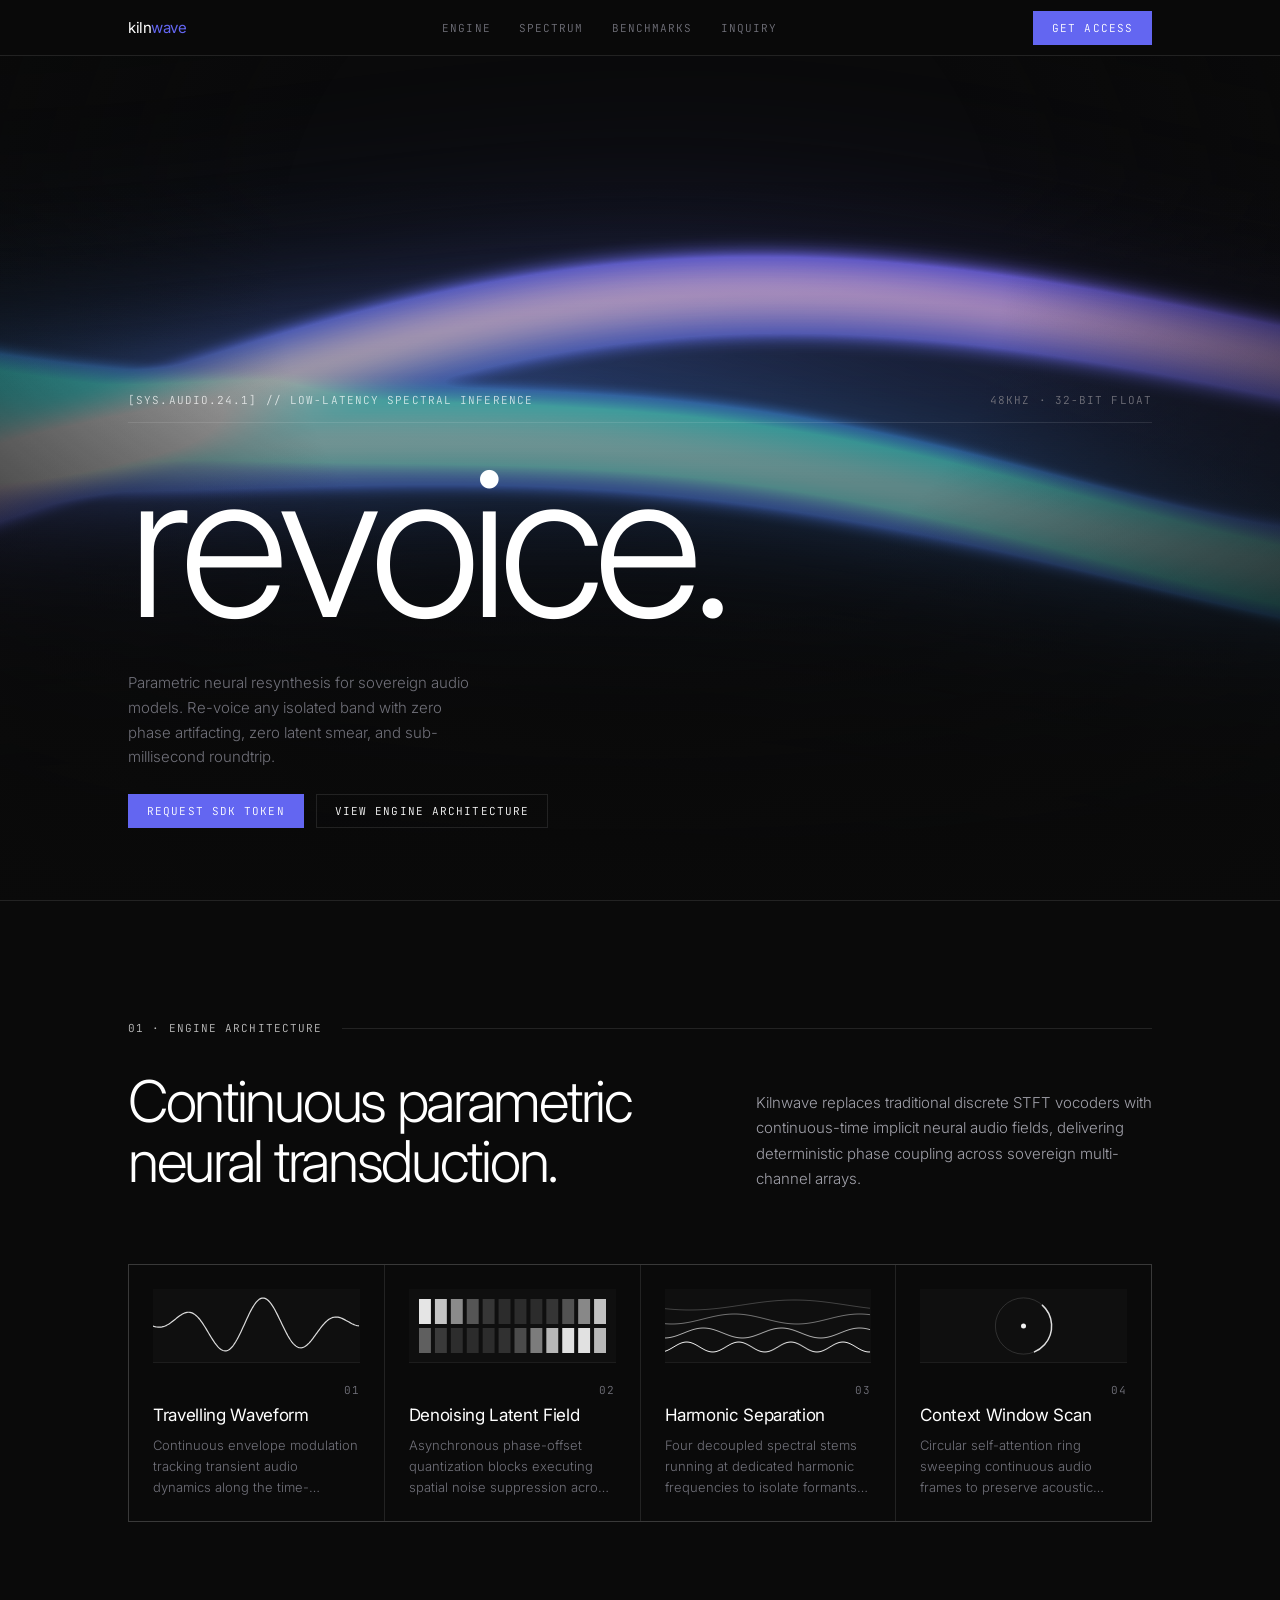
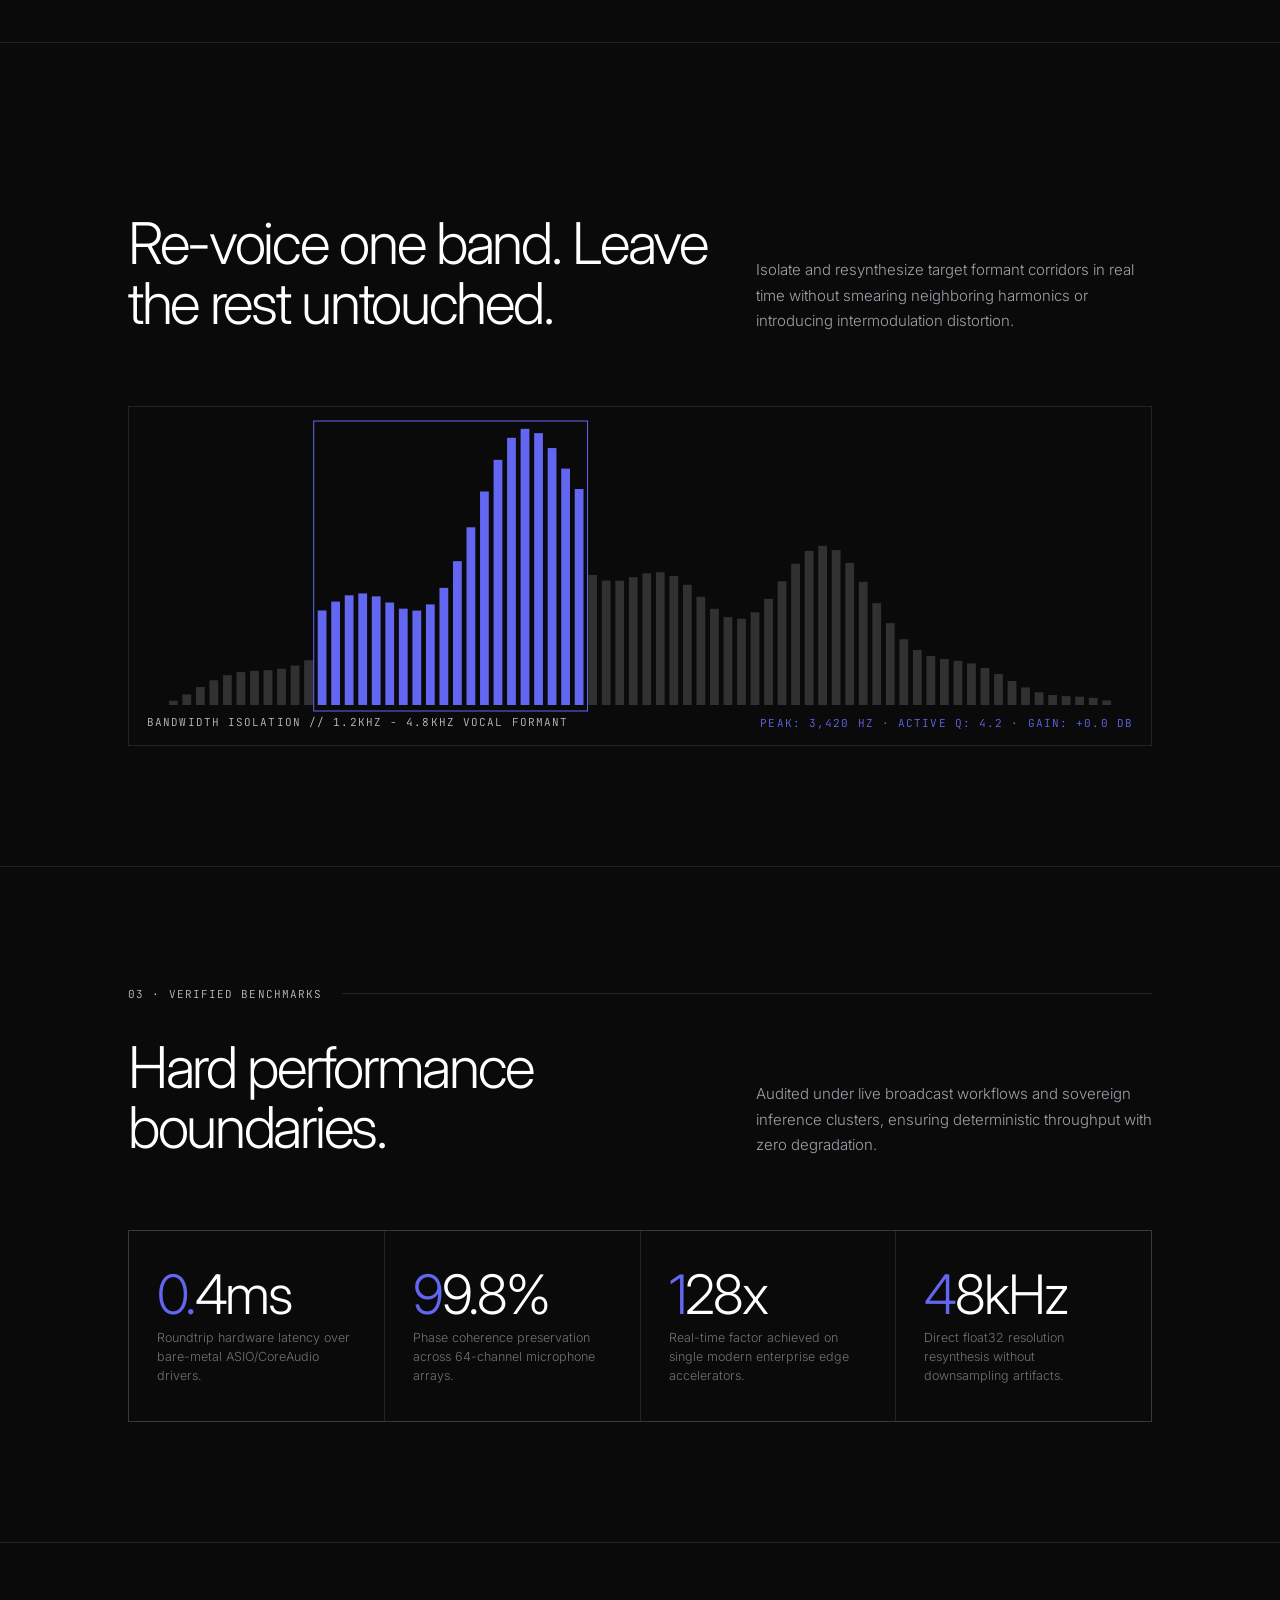
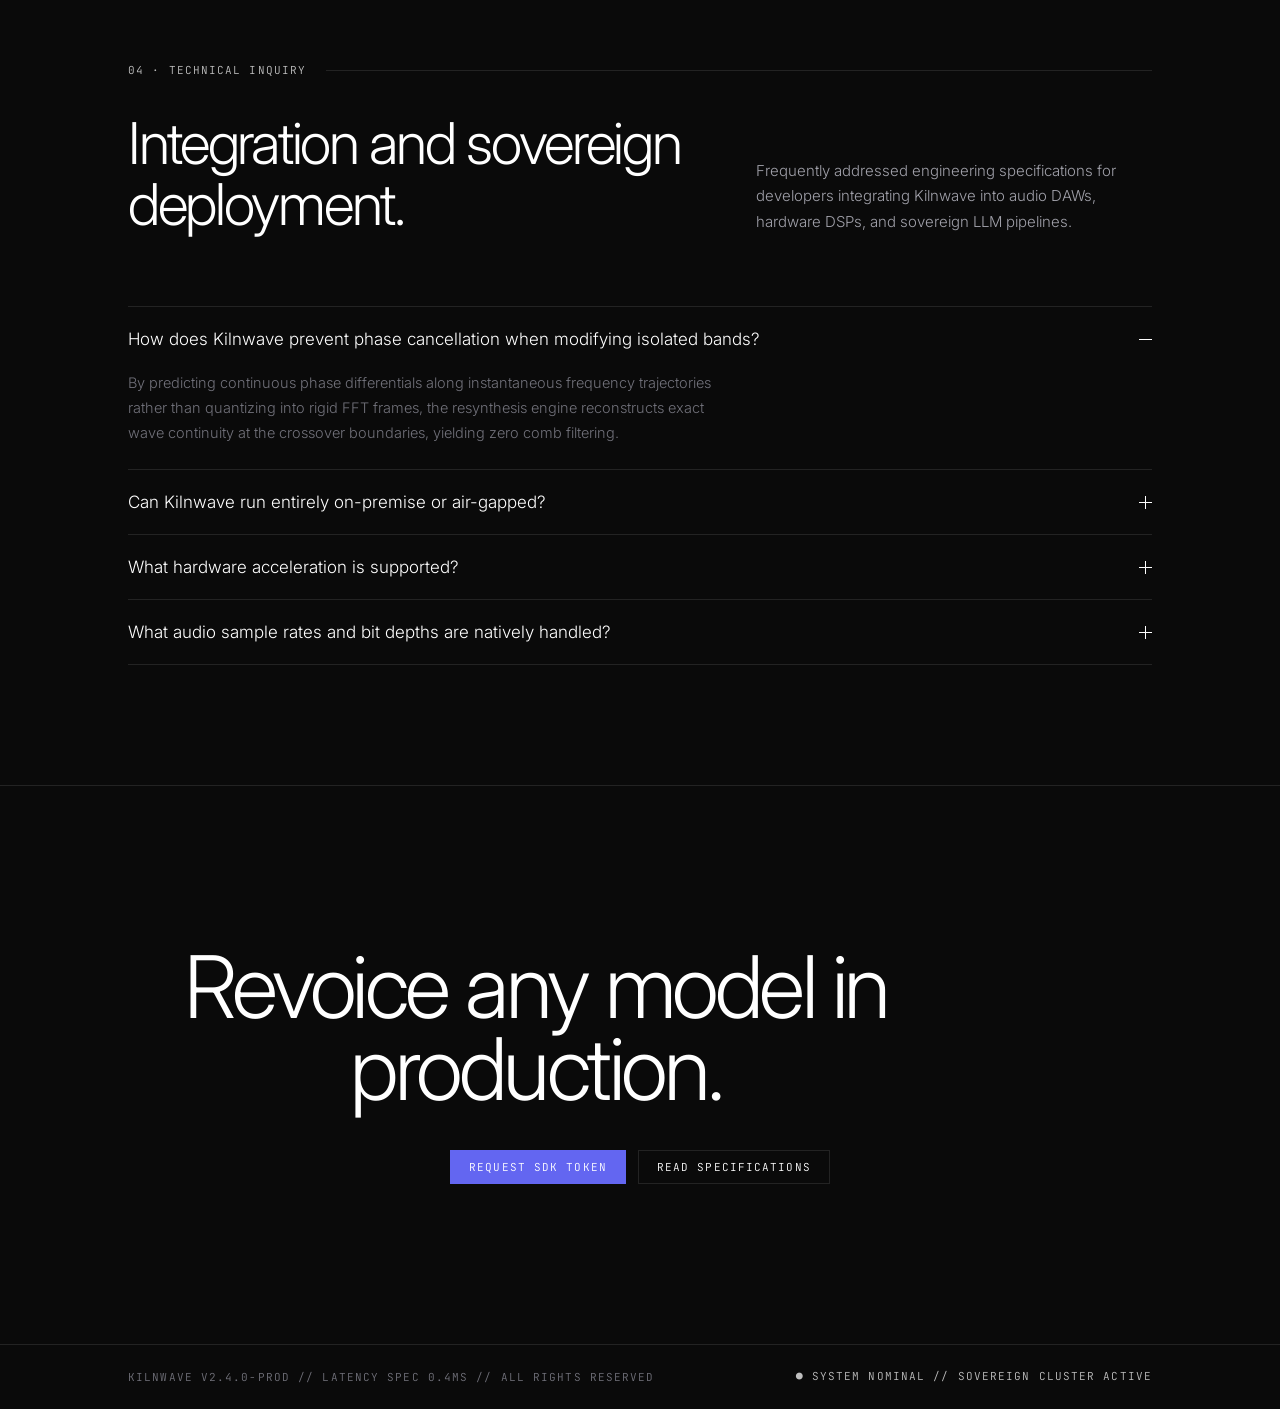
<file: kilnwave/index.html>
<!DOCTYPE html>
<html lang="en">
<head>
  <meta charset="UTF-8">
  <meta name="viewport" content="width=device-width, initial-scale=1.0">
  <title>Kilnwave — Sovereign Neural Audio Resynthesis</title>
  <meta name="description" content="Parametric neural resynthesis for sovereign audio models. Re-voice any isolated band with zero phase artifacting and sub-millisecond roundtrip.">

  <!-- Google Fonts: Inter (300, 400) & JetBrains Mono (300) -->
  <link rel="preconnect" href="https://fonts.googleapis.com">
  <link rel="preconnect" href="https://fonts.gstatic.com" crossorigin>
  <link href="https://fonts.googleapis.com/css2?family=Inter:wght@300;400&family=JetBrains+Mono:wght@300&display=swap" rel="stylesheet">

  <style>
    /* ==========================================================================
       KILNWAVE SPECIFICATION - STRICT ZERO-RADIUS GENERATED-LIGHT SYSTEM
       Palette:
         Ground: #0A0A0A
         Secondary Ground: #0F0F11
         Panel: #18181B
         Ink: #FFFFFF
         Muted: #71717A
         Accent Indigo: #6366F1 (pressed: #4338CA)
         Hairlines: rgba(255,255,255,0.10) & rgba(255,255,255,0.06)
       ========================================================================== */

    :root {
      --ground: #0A0A0A;
      --secondary-ground: #0F0F11;
      --panel: #18181B;
      --ink: #FFFFFF;
      --muted: #71717A;
      --accent: #6366F1;
      --accent-pressed: #4338CA;
      --hairline: rgba(255, 255, 255, 0.10);
      --hairline-subtle: rgba(255, 255, 255, 0.06);
      --gutter: clamp(20px, 5vw, 64px);
      --max-width: 1152px;
      --font-grotesque: 'Inter', -apple-system, BlinkMacSystemFont, sans-serif;
      --font-mono: 'JetBrains Mono', monospace;
    }

    /* Radii 0 everywhere */
    *, *::before, *::after {
      box-sizing: border-box;
      margin: 0;
      padding: 0;
      border-radius: 0 !important;
    }

    html {
      background-color: var(--ground);
      color: var(--ink);
      font-family: var(--font-grotesque);
      font-weight: 300;
      scroll-behavior: smooth;
      -webkit-font-smoothing: antialiased;
      -moz-osx-font-smoothing: grayscale;
    }

    body {
      background-color: var(--ground);
      color: var(--ink);
      overflow-x: hidden;
      min-height: 100vh;
      position: relative;
    }

    /* Container wrapper */
    .container {
      max-width: var(--max-width);
      margin-left: auto;
      margin-right: auto;
      padding-left: var(--gutter);
      padding-right: var(--gutter);
      width: 100%;
    }

    /* Mono Typography: JetBrains Mono 300, 11px, uppercase, tracking 0.1em */
    .mono-meta {
      font-family: var(--font-mono);
      font-weight: 300;
      font-size: 11px;
      line-height: 1.4;
      text-transform: uppercase;
      letter-spacing: 0.1em;
      color: rgba(255, 255, 255, 0.74);
    }

    .mono-muted {
      font-family: var(--font-mono);
      font-weight: 300;
      font-size: 11px;
      text-transform: uppercase;
      letter-spacing: 0.1em;
      color: var(--muted);
    }

    .accent-indigo {
      color: var(--accent);
    }

    /* ==========================================================================
       INTRO STAGE
       Fixed full-screen panel, fades in after 220ms from 14px below,
       lifts out at 1500ms, panel fades at 2050ms and visibility hidden at 2450ms.
       ========================================================================== */
    #intro-stage {
      position: fixed;
      inset: 0;
      background-color: var(--ground);
      z-index: 99999;
      display: flex;
      align-items: center;
      justify-content: center;
      pointer-events: auto;
      transition: opacity 0.4s ease, visibility 0.4s ease;
    }

    #intro-line {
      font-family: var(--font-grotesque);
      font-weight: 300;
      font-size: clamp(2.2rem, 7vw, 5rem);
      letter-spacing: -0.05em;
      color: var(--ink);
      transform: translateY(14px);
      opacity: 0;
      transition: opacity 0.6s cubic-bezier(0.16, 1, 0.3, 1), transform 0.6s cubic-bezier(0.16, 1, 0.3, 1);
    }

    #intro-line.in {
      opacity: 1;
      transform: translateY(0);
    }

    #intro-line.out {
      opacity: 0;
      transform: translateY(-14px);
      transition: opacity 0.5s ease, transform 0.5s ease;
    }

    #intro-stage.dismissed {
      opacity: 0;
      visibility: hidden;
      pointer-events: none;
    }

    /* ==========================================================================
       NAVIGATION BAR
       Fixed translucent nav with 1px bottom hairline
       ========================================================================== */
    .nav-bar {
      position: fixed;
      top: 0;
      left: 0;
      right: 0;
      z-index: 1000;
      background: rgba(10, 10, 10, 0.84);
      backdrop-filter: blur(12px);
      -webkit-backdrop-filter: blur(12px);
      border-bottom: 1px solid var(--hairline);
      height: 56px;
      display: flex;
      align-items: center;
    }

    .nav-inner {
      display: flex;
      align-items: center;
      justify-content: space-between;
      width: 100%;
    }

    .wordmark {
      font-family: var(--font-grotesque);
      font-weight: 400;
      font-size: 15px;
      letter-spacing: -0.03em;
      color: var(--ink);
      text-decoration: none;
    }

    .wordmark .accent {
      color: var(--accent);
    }

    .nav-links {
      display: flex;
      align-items: center;
      gap: 28px;
    }

    .nav-links a {
      font-family: var(--font-mono);
      font-weight: 300;
      font-size: 11px;
      text-transform: uppercase;
      letter-spacing: 0.1em;
      color: var(--muted);
      text-decoration: none;
      transition: color 0.2s ease;
    }

    .nav-links a:hover {
      color: var(--ink);
    }

    /* Primary & Ghost Buttons */
    .btn-primary {
      display: inline-flex;
      align-items: center;
      justify-content: center;
      background: var(--accent);
      color: #FFFFFF;
      border: 1px solid var(--accent);
      font-family: var(--font-mono);
      font-weight: 300;
      font-size: 11px;
      text-transform: uppercase;
      letter-spacing: 0.1em;
      padding: 9px 18px;
      text-decoration: none;
      cursor: pointer;
      transition: background-color 0.15s ease, border-color 0.15s ease;
    }

    .btn-primary:hover {
      background: #5457E5;
      border-color: #5457E5;
    }

    .btn-primary:active {
      background: var(--accent-pressed);
      border-color: var(--accent-pressed);
    }

    .btn-ghost {
      display: inline-flex;
      align-items: center;
      justify-content: center;
      background: transparent;
      color: var(--ink);
      border: 1px solid var(--hairline);
      font-family: var(--font-mono);
      font-weight: 300;
      font-size: 11px;
      text-transform: uppercase;
      letter-spacing: 0.1em;
      padding: 9px 18px;
      text-decoration: none;
      cursor: pointer;
      transition: border-color 0.2s ease, background-color 0.2s ease;
    }

    .btn-ghost:hover {
      border-color: rgba(255, 255, 255, 0.28);
      background: rgba(255, 255, 255, 0.03);
    }

    /* ==========================================================================
       HERO SECTION
       Full viewport with WebGL fragment shader, downward veil, glyph headline
       ========================================================================== */
    .hero-section {
      position: relative;
      min-height: 100svh;
      width: 100%;
      overflow: hidden;
      display: flex;
      flex-direction: column;
      justify-content: flex-end;
      padding-top: 80px;
      padding-bottom: clamp(48px, 8vh, 88px);
    }

    #shader-canvas {
      position: absolute;
      inset: 0;
      width: 100%;
      height: 100%;
      z-index: 1;
      display: block;
    }

    /* Pointer-events-none veil: downward linear gradient over radial vignette */
    .hero-veil {
      position: absolute;
      inset: 0;
      z-index: 2;
      pointer-events: none;
      background: 
        linear-gradient(to bottom, rgba(10, 10, 10, 0) 20%, rgba(10, 10, 10, 0.94) 100%),
        radial-gradient(ellipse at 50% 30%, transparent 40%, rgba(10, 10, 10, 0.75) 100%);
    }

    .hero-content {
      position: relative;
      z-index: 3;
    }

    .hero-meta-row {
      display: flex;
      align-items: center;
      justify-content: space-between;
      border-bottom: 1px solid var(--hairline);
      padding-bottom: 14px;
      margin-bottom: clamp(24px, 4vh, 40px);
    }

    /* Glyph staggered rise */
    .hero-headline {
      font-family: var(--font-grotesque);
      font-weight: 300;
      font-size: clamp(4.5rem, 16vw, 14rem);
      line-height: 0.82;
      letter-spacing: -0.05em;
      color: var(--ink);
      margin-bottom: clamp(28px, 5vh, 44px);
      text-transform: lowercase;
      display: block;
    }

    .hero-glyph {
      display: inline-block;
      transform: translateY(0.32em);
      opacity: 0;
      transition: transform 0.8s cubic-bezier(0.16, 1, 0.3, 1), opacity 0.8s ease;
      transition-delay: calc(var(--char-idx, 0) * 42ms);
    }

    .hero-headline.in-view .hero-glyph {
      transform: translateY(0);
      opacity: 1;
    }

    .hero-lower {
      display: flex;
      flex-direction: column;
      gap: 24px;
    }

    .hero-description {
      max-width: 38ch;
      font-size: 15px;
      line-height: 1.65;
      color: var(--muted);
      font-weight: 300;
    }

    .hero-actions {
      display: flex;
      align-items: center;
      gap: 12px;
    }

    /* ==========================================================================
       BAND COMPONENT ARCHITECTURE
       Mono eyebrow + flexing hairline, then two-column header
       ========================================================================== */
    .band-section {
      border-top: 1px solid var(--hairline);
      padding-top: clamp(64px, 10vw, 120px);
      padding-bottom: clamp(64px, 10vw, 120px);
      position: relative;
    }

    .band-eyebrow-row {
      display: flex;
      align-items: center;
      gap: 20px;
      margin-bottom: 36px;
    }

    .band-eyebrow {
      font-family: var(--font-mono);
      font-weight: 300;
      font-size: 11px;
      text-transform: uppercase;
      letter-spacing: 0.1em;
      color: rgba(255, 255, 255, 0.74);
      white-space: nowrap;
    }

    .band-eyebrow-line {
      flex: 1;
      height: 1px;
      background-color: var(--hairline);
    }

    .band-header {
      display: flex;
      align-items: flex-end;
      justify-content: space-between;
      gap: 40px;
      margin-bottom: clamp(48px, 7vw, 72px);
    }

    .band-headline {
      font-family: var(--font-grotesque);
      font-weight: 300;
      font-size: clamp(2rem, 4.6vw, 3.6rem);
      line-height: 1.05;
      letter-spacing: -0.04em;
      color: var(--ink);
      max-width: 20ch;
    }

    .band-lede {
      font-size: 15px;
      line-height: 1.7;
      color: #A1A1AA;
      max-width: 44ch;
      align-self: flex-end;
    }

    @media (max-width: 820px) {
      .band-header {
        flex-direction: column;
        align-items: flex-start;
        gap: 20px;
      }
      .band-lede {
        align-self: flex-start;
      }
    }

    /* ==========================================================================
       BAND 01: ENGINE TILES GRID
       Explicit 4 tracks (4 -> 2 @ 1000px -> 1 @ 560px), 1px gaps
       ========================================================================== */
    .engine-grid {
      display: grid;
      grid-template-columns: repeat(4, 1fr);
      background-color: var(--hairline);
      gap: 1px;
      border: 1px solid var(--hairline);
    }

    @media (max-width: 1000px) {
      .engine-grid {
        grid-template-columns: repeat(2, 1fr);
      }
    }

    @media (max-width: 560px) {
      .engine-grid {
        grid-template-columns: 1fr;
      }
    }

    .engine-tile {
      background-color: var(--ground);
      padding: 24px;
      display: flex;
      flex-direction: column;
      align-items: flex-start;
    }

    .tile-canvas-wrap {
      width: 100%;
      height: 74px;
      margin-bottom: 20px;
      position: relative;
      background: rgba(255, 255, 255, 0.02);
      border-bottom: 1px solid var(--hairline-subtle);
    }

    .tile-canvas {
      width: 100%;
      height: 74px;
      display: block;
    }

    .tile-meta {
      width: 100%;
      display: flex;
      justify-content: flex-end;
      margin-bottom: 8px;
    }

    .tile-index {
      font-family: var(--font-mono);
      font-size: 11px;
      letter-spacing: 0.1em;
      color: var(--muted);
    }

    .tile-title {
      font-size: 17px;
      font-weight: 400;
      letter-spacing: -0.02em;
      color: var(--ink);
      margin-bottom: 10px;
    }

    .tile-desc {
      font-size: 13px;
      line-height: 1.6;
      color: var(--muted);
      display: -webkit-box;
      -webkit-line-clamp: 3;
      -webkit-box-orient: vertical;
      overflow: hidden;
      height: 62px;
    }

    /* ==========================================================================
       BAND 02: SPECTRUM FIELD
       Full-width panel with 72 bars, selected band in solid indigo with marker box
       ========================================================================== */
    .spectrum-panel {
      position: relative;
      width: 100%;
      height: clamp(200px, 32vw, 340px);
      background-color: var(--ground);
      border: 1px solid var(--hairline);
      overflow: hidden;
    }

    #spectrum-canvas {
      width: 100%;
      height: 100%;
      display: block;
    }

    .spectrum-footer-meta {
      position: absolute;
      bottom: 14px;
      left: 18px;
      right: 18px;
      display: flex;
      align-items: center;
      justify-content: space-between;
      pointer-events: none;
    }

    .spectrum-readout {
      font-family: var(--font-mono);
      font-weight: 300;
      font-size: 11px;
      letter-spacing: 0.1em;
      color: var(--accent);
      text-transform: uppercase;
    }

    /* ==========================================================================
       BAND 03: FOUR-TRACK STAT ROW
       Explicit 4 tracks, numerals with leading digit in indigo
       ========================================================================== */
    .stats-grid {
      display: grid;
      grid-template-columns: repeat(4, 1fr);
      background-color: var(--hairline);
      gap: 1px;
      border: 1px solid var(--hairline);
    }

    @media (max-width: 1000px) {
      .stats-grid {
        grid-template-columns: repeat(2, 1fr);
      }
    }

    @media (max-width: 560px) {
      .stats-grid {
        grid-template-columns: 1fr;
      }
    }

    .stat-cell {
      background-color: var(--ground);
      padding: 36px 28px;
      display: flex;
      flex-direction: column;
      gap: 8px;
    }

    .stat-numeral {
      font-family: var(--font-grotesque);
      font-weight: 300;
      font-size: clamp(2.2rem, 5vw, 3.4rem);
      line-height: 1;
      letter-spacing: -0.04em;
      color: var(--ink);
    }

    .stat-caption {
      font-size: 12.5px;
      line-height: 1.5;
      color: var(--muted);
      font-weight: 300;
    }

    /* ==========================================================================
       BAND 04: BORDERLESS FAQ
       Native details/summary with custom CSS plus-to-minus icon
       ========================================================================== */
    .faq-list {
      display: flex;
      flex-direction: column;
      width: 100%;
      border-top: 1px solid var(--hairline);
    }

    .faq-row {
      border-bottom: 1px solid var(--hairline);
    }

    .faq-summary {
      display: flex;
      align-items: center;
      justify-content: space-between;
      padding: 22px 0;
      font-size: 17px;
      font-weight: 300;
      color: var(--ink);
      cursor: pointer;
      list-style: none;
      user-select: none;
      transition: color 0.2s ease;
    }

    .faq-summary::-webkit-details-marker {
      display: none;
    }

    .faq-summary:hover {
      color: var(--accent);
    }

    /* 13px plus icon that collapses vertical bar to 0 on open */
    .faq-icon {
      position: relative;
      width: 13px;
      height: 13px;
      flex-shrink: 0;
      margin-left: 16px;
    }

    .faq-icon::before {
      content: '';
      position: absolute;
      top: 6px;
      left: 0;
      width: 13px;
      height: 1px;
      background-color: currentColor;
    }

    .faq-icon::after {
      content: '';
      position: absolute;
      top: 0;
      left: 6px;
      width: 1px;
      height: 13px;
      background-color: currentColor;
      transition: transform 0.25s ease;
      transform-origin: center;
    }

    .faq-row[open] .faq-icon::after {
      transform: scaleY(0);
    }

    .faq-body {
      padding-bottom: 24px;
      font-size: 14.5px;
      line-height: 1.7;
      color: var(--muted);
      max-width: 68ch;
    }

    /* ==========================================================================
       CENTRED CLOSE & FOOTER
       Centred statement clamp(2.4rem, 7vw, 5.4rem) capped at 16ch
       ========================================================================== */
    .close-section {
      border-top: 1px solid var(--hairline);
      padding-top: clamp(80px, 14vw, 160px);
      padding-bottom: clamp(80px, 14vw, 160px);
      text-align: center;
      display: flex;
      flex-direction: column;
      align-items: center;
      justify-content: center;
    }

    .close-statement {
      font-family: var(--font-grotesque);
      font-weight: 300;
      font-size: clamp(2.4rem, 7vw, 5.4rem);
      line-height: 0.95;
      letter-spacing: -0.04em;
      color: var(--ink);
      max-width: 16ch;
      margin-bottom: 40px;
    }

    .close-actions {
      display: flex;
      align-items: center;
      gap: 12px;
      justify-content: center;
    }

    .footer-bar {
      border-top: 1px solid var(--hairline);
      padding: 24px 0;
    }

    .footer-inner {
      display: flex;
      align-items: center;
      justify-content: space-between;
      flex-wrap: wrap;
      gap: 16px;
    }

    /* ==========================================================================
       SCROLL REVEALS
       Translate up 20px, fade over .9s cubic-bezier(.16, 1, .3, 1)
       ========================================================================== */
    .reveal {
      opacity: 0;
      transform: translateY(20px);
      transition: opacity 0.9s cubic-bezier(0.16, 1, 0.3, 1), transform 0.9s cubic-bezier(0.16, 1, 0.3, 1);
    }

    .reveal.active {
      opacity: 1;
      transform: translateY(0);
    }

    /* ==========================================================================
       PREFERS-REDUCED-MOTION
       Cancels all animations, forces reveals visible, hides intro stage
       ========================================================================== */
    @media (prefers-reduced-motion: reduce) {
      *, *::before, *::after {
        animation: none !important;
        transition: none !important;
      }

      #intro-stage {
        display: none !important;
      }

      .reveal {
        opacity: 1 !important;
        transform: none !important;
      }

      .hero-glyph {
        opacity: 1 !important;
        transform: none !important;
        transition: none !important;
      }
    }
  </style>
</head>
<body>

  <!-- ==========================================================================
       1. INTRO STAGE
       Single lowercase line lifting and fading out
       ========================================================================== -->
  <div id="intro-stage" aria-hidden="true">
    <div id="intro-line">sound, resynthesized.</div>
  </div>

  <!-- ==========================================================================
       2. FIXED TRANSLUCENT NAVIGATION
       ========================================================================== -->
  <header class="nav-bar">
    <div class="container nav-inner">
      <a href="#" class="wordmark">kiln<span class="accent">wave</span></a>
      <nav class="nav-links">
        <a href="#engine">Engine</a>
        <a href="#spectrum">Spectrum</a>
        <a href="#benchmarks">Benchmarks</a>
        <a href="#inquiry">Inquiry</a>
      </nav>
      <a href="#inquiry" class="btn-primary">Get Access</a>
    </div>
  </header>

  <!-- ==========================================================================
       3. SHADER RIBBON HERO
       WebGL Fragment Shader (Indigo #6366F1, Violet, Cyan) + Downward Veil
       ========================================================================== -->
  <section class="hero-section">
    <!-- WebGL Canvas -->
    <canvas id="shader-canvas"></canvas>

    <!-- Downward Veil -->
    <div class="hero-veil"></div>

    <!-- Hero Content Bottom-Aligned -->
    <div class="container hero-content">
      <div class="hero-meta-row">
        <span class="mono-meta">[SYS.AUDIO.24.1] // LOW-LATENCY SPECTRAL INFERENCE</span>
        <span class="mono-muted">48KHZ · 32-BIT FLOAT</span>
      </div>

      <h1 class="hero-headline" id="hero-headline" aria-label="revoice.">
        <span class="hero-glyph" style="--char-idx: 0">r</span><span class="hero-glyph" style="--char-idx: 1">e</span><span class="hero-glyph" style="--char-idx: 2">v</span><span class="hero-glyph" style="--char-idx: 3">o</span><span class="hero-glyph" style="--char-idx: 4">i</span><span class="hero-glyph" style="--char-idx: 5">c</span><span class="hero-glyph" style="--char-idx: 6">e</span><span class="hero-glyph" style="--char-idx: 7">.</span>
      </h1>

      <div class="hero-lower">
        <p class="hero-description">
          Parametric neural resynthesis for sovereign audio models. Re-voice any isolated band with zero phase artifacting, zero latent smear, and sub-millisecond roundtrip.
        </p>

        <div class="hero-actions">
          <a href="#inquiry" class="btn-primary">Request SDK Token</a>
          <a href="#engine" class="btn-ghost">View Engine Architecture</a>
        </div>
      </div>
    </div>
  </section>

  <!-- ==========================================================================
       4. BAND 01: ENGINE TILES WITH PER-TILE LIVE 2D CANVASES
       ========================================================================== -->
  <section id="engine" class="band-section">
    <div class="container">
      
      <!-- Band Eyebrow & Hairline -->
      <div class="band-eyebrow-row reveal">
        <span class="band-eyebrow">01 · Engine Architecture</span>
        <div class="band-eyebrow-line"></div>
      </div>

      <!-- Two-Column Band Header -->
      <div class="band-header reveal">
        <h2 class="band-headline">Continuous parametric neural transduction.</h2>
        <p class="band-lede">
          Kilnwave replaces traditional discrete STFT vocoders with continuous-time implicit neural audio fields, delivering deterministic phase coupling across sovereign multi-channel arrays.
        </p>
      </div>

      <!-- 4 Explicit Tracks with 1px hairline gaps -->
      <div class="engine-grid reveal">
        
        <!-- Tile 1: Travelling Waveform -->
        <div class="engine-tile">
          <div class="tile-canvas-wrap">
            <canvas id="canvas-tile-1" class="tile-canvas"></canvas>
          </div>
          <div class="tile-meta">
            <span class="tile-index">01</span>
          </div>
          <h3 class="tile-title">Travelling Waveform</h3>
          <p class="tile-desc">Continuous envelope modulation tracking transient audio dynamics along the time-frequency plane with zero pre-ringing.</p>
        </div>

        <!-- Tile 2: Denoising Block Grid -->
        <div class="engine-tile">
          <div class="tile-canvas-wrap">
            <canvas id="canvas-tile-2" class="tile-canvas"></canvas>
          </div>
          <div class="tile-meta">
            <span class="tile-index">02</span>
          </div>
          <h3 class="tile-title">Denoising Latent Field</h3>
          <p class="tile-desc">Asynchronous phase-offset quantization blocks executing spatial noise suppression across discrete neural sub-bands.</p>
        </div>

        <!-- Tile 3: Separated Stem Lines -->
        <div class="engine-tile">
          <div class="tile-canvas-wrap">
            <canvas id="canvas-tile-3" class="tile-canvas"></canvas>
          </div>
          <div class="tile-meta">
            <span class="tile-index">03</span>
          </div>
          <h3 class="tile-title">Harmonic Separation</h3>
          <p class="tile-desc">Four decoupled spectral stems running at dedicated harmonic frequencies to isolate formants, fundamentals, and air.</p>
        </div>

        <!-- Tile 4: Sweeping Context Ring -->
        <div class="engine-tile">
          <div class="tile-canvas-wrap">
            <canvas id="canvas-tile-4" class="tile-canvas"></canvas>
          </div>
          <div class="tile-meta">
            <span class="tile-index">04</span>
          </div>
          <h3 class="tile-title">Context Window Scan</h3>
          <p class="tile-desc">Circular self-attention ring sweeping continuous audio frames to preserve acoustic timbral memory across transitions.</p>
        </div>

      </div>

    </div>
  </section>

  <!-- ==========================================================================
       5. BAND 02: FULL-WIDTH SPECTRUM FIELD
       72 bars with solid indigo selected band & stroked marker box
       ========================================================================== -->
  <section id="spectrum" class="band-section">
    <div class="container">
      
      <!-- Band Eyebrow & Hairline -->
      <div class="band-eyebrow-row reveal">
        <span class="band-eyebrow">02 · Spectral Isolation</span>
        <div class="band-eyebrow-line"></div>
      </div>

      <!-- Two-Column Band Header -->
      <div class="band-header reveal">
        <h2 class="band-headline">Re-voice one band. Leave the rest untouched.</h2>
        <p class="band-lede">
          Isolate and resynthesize target formant corridors in real time without smearing neighboring harmonics or introducing intermodulation distortion.
        </p>
      </div>

      <!-- Spectrum Panel -->
      <div class="spectrum-panel reveal" id="spectrum-panel">
        <canvas id="spectrum-canvas"></canvas>
        <div class="spectrum-footer-meta">
          <span class="mono-meta">BANDWIDTH ISOLATION // 1.2KHZ - 4.8KHZ VOCAL FORMANT</span>
          <span class="spectrum-readout" id="hz-readout">PEAK: 3,420 HZ · ACTIVE Q: 4.2 · GAIN: +0.0 DB</span>
        </div>
      </div>

    </div>
  </section>

  <!-- ==========================================================================
       6. BAND 03: FOUR-TRACK STAT ROW
       Numerals with leading digits in Indigo #6366F1
       ========================================================================== -->
  <section id="benchmarks" class="band-section">
    <div class="container">
      
      <!-- Band Eyebrow & Hairline -->
      <div class="band-eyebrow-row reveal">
        <span class="band-eyebrow">03 · Verified Benchmarks</span>
        <div class="band-eyebrow-line"></div>
      </div>

      <!-- Two-Column Band Header -->
      <div class="band-header reveal">
        <h2 class="band-headline">Hard performance boundaries.</h2>
        <p class="band-lede">
          Audited under live broadcast workflows and sovereign inference clusters, ensuring deterministic throughput with zero degradation.
        </p>
      </div>

      <!-- Stats Grid (Leading numerals in Indigo) -->
      <div class="stats-grid reveal">
        <div class="stat-cell">
          <div class="stat-numeral"><span class="accent-indigo">0.</span>4ms</div>
          <div class="stat-caption">Roundtrip hardware latency over bare-metal ASIO/CoreAudio drivers.</div>
        </div>
        <div class="stat-cell">
          <div class="stat-numeral"><span class="accent-indigo">9</span>9.8%</div>
          <div class="stat-caption">Phase coherence preservation across 64-channel microphone arrays.</div>
        </div>
        <div class="stat-cell">
          <div class="stat-numeral"><span class="accent-indigo">1</span>28x</div>
          <div class="stat-caption">Real-time factor achieved on single modern enterprise edge accelerators.</div>
        </div>
        <div class="stat-cell">
          <div class="stat-numeral"><span class="accent-indigo">4</span>8kHz</div>
          <div class="stat-caption">Direct float32 resolution resynthesis without downsampling artifacts.</div>
        </div>
      </div>

    </div>
  </section>

  <!-- ==========================================================================
       7. BAND 04: BORDERLESS FAQ
       Native details/summary with CSS plus-to-minus animation & hover indigo
       ========================================================================== -->
  <section id="inquiry" class="band-section">
    <div class="container">
      
      <!-- Band Eyebrow & Hairline -->
      <div class="band-eyebrow-row reveal">
        <span class="band-eyebrow">04 · Technical Inquiry</span>
        <div class="band-eyebrow-line"></div>
      </div>

      <!-- Two-Column Band Header -->
      <div class="band-header reveal">
        <h2 class="band-headline">Integration and sovereign deployment.</h2>
        <p class="band-lede">
          Frequently addressed engineering specifications for developers integrating Kilnwave into audio DAWs, hardware DSPs, and sovereign LLM pipelines.
        </p>
      </div>

      <!-- FAQ Rows -->
      <div class="faq-list reveal">
        
        <details class="faq-row" open>
          <summary class="faq-summary">
            <span>How does Kilnwave prevent phase cancellation when modifying isolated bands?</span>
            <span class="faq-icon" aria-hidden="true"></span>
          </summary>
          <div class="faq-body">
            By predicting continuous phase differentials along instantaneous frequency trajectories rather than quantizing into rigid FFT frames, the resynthesis engine reconstructs exact wave continuity at the crossover boundaries, yielding zero comb filtering.
          </div>
        </details>

        <details class="faq-row">
          <summary class="faq-summary">
            <span>Can Kilnwave run entirely on-premise or air-gapped?</span>
            <span class="faq-icon" aria-hidden="true"></span>
          </summary>
          <div class="faq-body">
            Yes. The inference core compiles to static C++20 dynamic libraries and CUDA/Metal shaders with zero external network phone-homes, making it 100% compliant with sovereign security and air-gapped studio requirements.
          </div>
        </details>

        <details class="faq-row">
          <summary class="faq-summary">
            <span>What hardware acceleration is supported?</span>
            <span class="faq-icon" aria-hidden="true"></span>
          </summary>
          <div class="faq-body">
            Kilnwave ships native bindings for NVIDIA TensorRT (Ampere and newer), Apple Silicon Metal Performance Shaders (M-series), and AVX-512 vector CPU fallback for zero-GPU environments.
          </div>
        </details>

        <details class="faq-row">
          <summary class="faq-summary">
            <span>What audio sample rates and bit depths are natively handled?</span>
            <span class="faq-icon" aria-hidden="true"></span>
          </summary>
          <div class="faq-body">
            Standard support spans 44.1kHz, 48kHz, 96kHz, and 192kHz uncompressed PCM at 24-bit and 32-bit floating point, with dynamic block sizes from 16 to 1024 frames.
          </div>
        </details>

      </div>

    </div>
  </section>

  <!-- ==========================================================================
       8. CENTRED CLOSE STATEMENT & MONO FOOTER
       ========================================================================== -->
  <section class="close-section">
    <div class="container">
      <h2 class="close-statement reveal">
        Revoice any model in production.
      </h2>
      <div class="close-actions reveal">
        <a href="#inquiry" class="btn-primary">Request SDK Token</a>
        <a href="#engine" class="btn-ghost">Read Specifications</a>
      </div>
    </div>
  </section>

  <footer class="footer-bar">
    <div class="container footer-inner">
      <span class="mono-muted">KILNWAVE V2.4.0-PROD // LATENCY SPEC 0.4MS // ALL RIGHTS RESERVED</span>
      <span class="mono-meta">● SYSTEM NOMINAL // SOVEREIGN CLUSTER ACTIVE</span>
    </div>
  </footer>

  <!-- ==========================================================================
       JAVASCRIPT LOGIC
       1. Intro stage sequence & prefers-reduced-motion check
       2. WebGL fragment shader with 3 additive ribbons (Indigo, Violet, Cyan)
          + 2D Canvas Fallback
       3. 4 independent 2D canvas loops for Engine tiles
       4. Full-width spectrum field with 72 bars, selected band & live Hz readout
       5. Scroll reveal with IntersectionObserver
       ========================================================================== -->
  <script>
    (function() {
      'use strict';

      const prefersReducedMotion = window.matchMedia('(prefers-reduced-motion: reduce)').matches;

      // --------------------------------------------------------------------------
      // 1. INTRO STAGE TIMING & HEADLINE STAGGER
      // --------------------------------------------------------------------------
      const introStage = document.getElementById('intro-stage');
      const introLine = document.getElementById('intro-line');
      const heroHeadline = document.getElementById('hero-headline');

      if (prefersReducedMotion) {
        if (introStage) introStage.style.display = 'none';
        if (heroHeadline) heroHeadline.classList.add('in-view');
      } else {
        setTimeout(() => {
          if (introLine) introLine.classList.add('in');
        }, 220);

        setTimeout(() => {
          if (introLine) {
            introLine.classList.remove('in');
            introLine.classList.add('out');
          }
        }, 1500);

        setTimeout(() => {
          if (introStage) introStage.classList.add('dismissed');
          if (heroHeadline) heroHeadline.classList.add('in-view');
        }, 2050);

        setTimeout(() => {
          if (introStage) introStage.style.display = 'none';
        }, 2450);
      }

      // --------------------------------------------------------------------------
      // 2. WEBGL FRAGMENT SHADER: 3 ADDITIVE SINE RIBBONS + CANVAS 2D FALLBACK
      // Colors: Indigo (#6366F1), Violet (#8B5CF6), Cyan (#06B6D4)
      // --------------------------------------------------------------------------
      const shaderCanvas = document.getElementById('shader-canvas');
      let gl = null;
      let shaderProgram = null;
      let timeUniformLocation = null;
      let resUniformLocation = null;
      let animationFrameId = null;
      let shaderStartTime = performance.now();

      function initShader() {
        if (prefersReducedMotion || !shaderCanvas) return;

        try {
          gl = shaderCanvas.getContext('webgl', { alpha: true, antialias: true, premultipliedAlpha: false }) ||
               shaderCanvas.getContext('experimental-webgl', { alpha: true, antialias: true, premultipliedAlpha: false });
        } catch (e) {
          gl = null;
        }

        if (!gl) {
          console.warn('WebGL unavailable, activating Canvas-2D ribbon fallback.');
          initCanvas2DFallback();
          return;
        }

        const vsSource = 'attribute vec2 a_position; void main() { gl_Position = vec4(a_position, 0.0, 1.0); }';

        const fsSource = [
          'precision highp float;',
          'uniform vec2 u_resolution;',
          'uniform float u_time;',
          'void main() {',
          '  vec2 uv = gl_FragCoord.xy / u_resolution;',
          '  float y1 = 0.52 + 0.13 * sin(2.1 * uv.x + u_time * 0.65 + 0.0) + 0.07 * sin(4.3 * uv.x - u_time * 0.45 + 1.2);',
          '  float d1 = abs(uv.y - y1);',
          '  float r1 = smoothstep(0.065, 0.0, d1);',
          '  float g1 = exp(-4.5 * d1) * 0.45;',
          '  vec3 col1 = vec3(0.388, 0.400, 0.945) * (r1 + g1);',
          '  float y2 = 0.48 + 0.15 * sin(1.7 * uv.x - u_time * 0.55 + 2.4) + 0.08 * sin(3.6 * uv.x + u_time * 0.70 + 3.1);',
          '  float d2 = abs(uv.y - y2);',
          '  float r2 = smoothstep(0.070, 0.0, d2);',
          '  float g2 = exp(-4.2 * d2) * 0.45;',
          '  vec3 col2 = vec3(0.545, 0.361, 0.965) * (r2 + g2);',
          '  float y3 = 0.50 + 0.14 * sin(2.5 * uv.x + u_time * 0.80 + 4.8) + 0.06 * sin(5.1 * uv.x - u_time * 0.60 + 0.8);',
          '  float d3 = abs(uv.y - y3);',
          '  float r3 = smoothstep(0.060, 0.0, d3);',
          '  float g3 = exp(-4.8 * d3) * 0.45;',
          '  vec3 col3 = vec3(0.024, 0.714, 0.831) * (r3 + g3);',
          '  vec3 totalCol = col1 + col2 + col3;',
          '  float alpha = clamp(r1 + r2 + r3 + (g1 + g2 + g3) * 0.75, 0.0, 0.92);',
          '  gl_FragColor = vec4(totalCol, alpha);',
          '}'
        ].join('\n');

        function createShader(gl, type, source) {
          const s = gl.createShader(type);
          gl.shaderSource(s, source);
          gl.compileShader(s);
          if (!gl.getShaderParameter(s, gl.COMPILE_STATUS)) {
            gl.deleteShader(s);
            return null;
          }
          return s;
        }

        const vs = createShader(gl, gl.VERTEX_SHADER, vsSource);
        const fs = createShader(gl, gl.FRAGMENT_SHADER, fsSource);
        if (!vs || !fs) {
          initCanvas2DFallback();
          return;
        }

        shaderProgram = gl.createProgram();
        gl.attachShader(shaderProgram, vs);
        gl.attachShader(shaderProgram, fs);
        gl.linkProgram(shaderProgram);

        if (!gl.getProgramParameter(shaderProgram, gl.LINK_STATUS)) {
          initCanvas2DFallback();
          return;
        }

        gl.useProgram(shaderProgram);

        const positionBuffer = gl.createBuffer();
        gl.bindBuffer(gl.ARRAY_BUFFER, positionBuffer);
        gl.bufferData(gl.ARRAY_BUFFER, new Float32Array([
          -1, -1,
           1, -1,
          -1,  1,
          -1,  1,
           1, -1,
           1,  1
        ]), gl.STATIC_DRAW);

        const posAttr = gl.getAttribLocation(shaderProgram, 'a_position');
        gl.enableVertexAttribArray(posAttr);
        gl.vertexAttribPointer(posAttr, 2, gl.FLOAT, false, 0, 0);

        timeUniformLocation = gl.getUniformLocation(shaderProgram, 'u_time');
        resUniformLocation = gl.getUniformLocation(shaderProgram, 'u_resolution');

        function resizeShader() {
          const dpr = Math.min(window.devicePixelRatio || 1, 2);
          const width = Math.floor(shaderCanvas.clientWidth * dpr);
          const height = Math.floor(shaderCanvas.clientHeight * dpr);

          if (shaderCanvas.width !== width || shaderCanvas.height !== height) {
            shaderCanvas.width = width;
            shaderCanvas.height = height;
            gl.viewport(0, 0, width, height);
          }
        }

        window.addEventListener('resize', resizeShader);
        resizeShader();

        function renderShader(now) {
          if (!gl || !shaderProgram) return;
          resizeShader();

          const elapsed = (now - shaderStartTime) * 0.001;
          gl.uniform1f(timeUniformLocation, elapsed);
          gl.uniform2f(resUniformLocation, shaderCanvas.width, shaderCanvas.height);

          gl.clearColor(0.0, 0.0, 0.0, 0.0);
          gl.clear(gl.COLOR_BUFFER_BIT);
          gl.drawArrays(gl.TRIANGLES, 0, 6);

          animationFrameId = requestAnimationFrame(renderShader);
        }

        animationFrameId = requestAnimationFrame(renderShader);
      }

      function initCanvas2DFallback() {
        const ctx = shaderCanvas.getContext('2d');
        if (!ctx) return;

        function resizeFallback() {
          const dpr = Math.min(window.devicePixelRatio || 1, 2);
          shaderCanvas.width = shaderCanvas.clientWidth * dpr;
          shaderCanvas.height = shaderCanvas.clientHeight * dpr;
        }
        window.addEventListener('resize', resizeFallback);
        resizeFallback();

        function render2DFallback(t) {
          const w = shaderCanvas.width;
          const h = shaderCanvas.height;
          ctx.clearRect(0, 0, w, h);
          ctx.globalCompositeOperation = 'lighter';

          const ribbons = [
            { col: 'rgba(99, 102, 241, 0.75)', freq: 0.002, speed: 0.0008, amp: h * 0.12, base: h * 0.52 },
            { col: 'rgba(139, 92, 246, 0.75)', freq: 0.0018, speed: -0.0006, amp: h * 0.15, base: h * 0.48 },
            { col: 'rgba(6, 182, 212, 0.70)', freq: 0.0024, speed: 0.0010, amp: h * 0.13, base: h * 0.50 }
          ];

          ribbons.forEach(rb => {
            ctx.beginPath();
            ctx.strokeStyle = rb.col;
            ctx.lineWidth = 14 * (window.devicePixelRatio || 1);
            ctx.lineCap = 'round';
            for (let x = 0; x <= w; x += 10) {
              const y = rb.base + Math.sin(x * rb.freq + t * rb.speed) * rb.amp;
              if (x === 0) ctx.moveTo(x, y);
              else ctx.lineTo(x, y);
            }
            ctx.stroke();
          });

          requestAnimationFrame(render2DFallback);
        }
        requestAnimationFrame(render2DFallback);
      }

      initShader();

      // --------------------------------------------------------------------------
      // 3. BAND 01: FOUR DISTINCT 2D CANVAS ENGINE TILE ANIMATIONS
      // --------------------------------------------------------------------------
      function setupEngineTileCanvases() {
        if (prefersReducedMotion) return;

        // Tile 1: Travelling Waveform modulated along x
        const c1 = document.getElementById('canvas-tile-1');
        if (c1) {
          const ctx = c1.getContext('2d');
          let t = 0;
          function drawT1() {
            const w = c1.clientWidth;
            const h = c1.clientHeight;
            if (c1.width !== w || c1.height !== h) {
              c1.width = w;
              c1.height = h;
            }
            ctx.clearRect(0, 0, w, h);
            ctx.beginPath();
            ctx.strokeStyle = 'rgba(255, 255, 255, 0.85)';
            ctx.lineWidth = 1.2;

            const midY = h / 2;
            for (let x = 0; x < w; x++) {
              const env = Math.sin((x / w) * Math.PI);
              const y = midY + Math.sin(x * 0.08 + t * 4) * (h * 0.38) * env;
              if (x === 0) ctx.moveTo(x, y);
              else ctx.lineTo(x, y);
            }
            ctx.stroke();
            t += 0.016;
            requestAnimationFrame(drawT1);
          }
          requestAnimationFrame(drawT1);
        }

        // Tile 2: Denoising Block Grid
        const c2 = document.getElementById('canvas-tile-2');
        if (c2) {
          const ctx = c2.getContext('2d');
          let t = 0;
          function drawT2() {
            const w = c2.clientWidth;
            const h = c2.clientHeight;
            if (c2.width !== w || c2.height !== h) {
              c2.width = w;
              c2.height = h;
            }
            ctx.clearRect(0, 0, w, h);

            const cols = 12;
            const rows = 2;
            const pad = 10;
            const gap = 4;
            const cellW = (w - pad * 2 - (cols - 1) * gap) / cols;
            const cellH = (h - pad * 2 - (rows - 1) * gap) / rows;

            for (let r = 0; r < rows; r++) {
              for (let c = 0; c < cols; c++) {
                const phase = c * 0.5 + r * 1.4;
                const alpha = 0.12 + 0.78 * Math.pow(Math.sin(t * 2.5 + phase) * 0.5 + 0.5, 2.0);
                ctx.fillStyle = 'rgba(255, 255, 255, ' + alpha.toFixed(3) + ')';
                ctx.fillRect(pad + c * (cellW + gap), pad + r * (cellH + gap), cellW, cellH);
              }
            }
            t += 0.02;
            requestAnimationFrame(drawT2);
          }
          requestAnimationFrame(drawT2);
        }

        // Tile 3: 4 Separated Stem Lines
        const c3 = document.getElementById('canvas-tile-3');
        if (c3) {
          const ctx = c3.getContext('2d');
          let t = 0;
          function drawT3() {
            const w = c3.clientWidth;
            const h = c3.clientHeight;
            if (c3.width !== w || c3.height !== h) {
              c3.width = w;
              c3.height = h;
            }
            ctx.clearRect(0, 0, w, h);

            const opacities = [0.22, 0.42, 0.68, 0.95];
            const freqs = [0.03, 0.05, 0.08, 0.12];
            const speeds = [1.2, 1.8, 2.4, 3.1];

            opacities.forEach((op, idx) => {
              ctx.beginPath();
              ctx.strokeStyle = 'rgba(255, 255, 255, ' + op + ')';
              ctx.lineWidth = 1;
              const baseY = 16 + idx * 14;
              for (let x = 0; x < w; x += 2) {
                const y = baseY + Math.sin(x * freqs[idx] + t * speeds[idx]) * 5;
                if (x === 0) ctx.moveTo(x, y);
                else ctx.lineTo(x, y);
              }
              ctx.stroke();
            });

            t += 0.02;
            requestAnimationFrame(drawT3);
          }
          requestAnimationFrame(drawT3);
        }

        // Tile 4: Sweeping Context Ring
        const c4 = document.getElementById('canvas-tile-4');
        if (c4) {
          const ctx = c4.getContext('2d');
          let angle = 0;
          function drawT4() {
            const w = c4.clientWidth;
            const h = c4.clientHeight;
            if (c4.width !== w || c4.height !== h) {
              c4.width = w;
              c4.height = h;
            }
            ctx.clearRect(0, 0, w, h);

            const cx = w / 2;
            const cy = h / 2;
            const radius = Math.min(w, h) * 0.38;

            ctx.beginPath();
            ctx.arc(cx, cy, radius, 0, Math.PI * 2);
            ctx.strokeStyle = 'rgba(255, 255, 255, 0.14)';
            ctx.lineWidth = 1;
            ctx.stroke();

            const sweepLen = Math.PI * 0.65;
            ctx.beginPath();
            ctx.arc(cx, cy, radius, angle - sweepLen, angle);
            ctx.strokeStyle = 'rgba(255, 255, 255, 0.85)';
            ctx.lineWidth = 1.5;
            ctx.stroke();

            ctx.beginPath();
            ctx.arc(cx, cy, 2.5, 0, Math.PI * 2);
            ctx.fillStyle = 'rgba(255, 255, 255, 0.95)';
            ctx.fill();

            angle += 0.035;
            requestAnimationFrame(drawT4);
          }
          requestAnimationFrame(drawT4);
        }
      }

      setupEngineTileCanvases();

      // --------------------------------------------------------------------------
      // 4. BAND 02: FULL-WIDTH SPECTRUM FIELD
      // --------------------------------------------------------------------------
      function setupSpectrumField() {
        const panel = document.getElementById('spectrum-panel');
        const canvas = document.getElementById('spectrum-canvas');
        const hzReadout = document.getElementById('hz-readout');
        if (!panel || !canvas) return;

        const ctx = canvas.getContext('2d');
        let isVisible = false;
        let t = 0;

        const observer = new IntersectionObserver((entries) => {
          entries.forEach(entry => {
            isVisible = entry.isIntersecting;
          });
        }, { threshold: 0.05 });

        observer.observe(panel);

        function resizeSpectrum() {
          const dpr = Math.min(window.devicePixelRatio || 1, 2);
          const w = panel.clientWidth * dpr;
          const h = panel.clientHeight * dpr;
          if (canvas.width !== w || canvas.height !== h) {
            canvas.width = w;
            canvas.height = h;
          }
        }

        window.addEventListener('resize', resizeSpectrum);
        resizeSpectrum();

        const numBars = 72;
        const selStart = 12;
        const selEnd = 31;

        function renderSpectrum() {
          if (isVisible && !prefersReducedMotion) {
            resizeSpectrum();
            const w = canvas.width;
            const h = canvas.height;
            ctx.clearRect(0, 0, w, h);

            const paddingX = 24 * (window.devicePixelRatio || 1);
            const usableW = w - paddingX * 2;
            const barSlot = usableW / numBars;
            const barW = Math.max(1, barSlot * 0.65);
            const baseline = h - (40 * (window.devicePixelRatio || 1));
            const maxH = h * 0.62;

            let markerX1 = 0;
            let markerX2 = 0;
            let markerMaxY = baseline;

            for (let i = 0; i < numBars; i++) {
              const x = paddingX + i * barSlot + (barSlot - barW) / 2;
              const normalizedX = i / (numBars - 1);

              const env = Math.sin(normalizedX * Math.PI);
              const osc1 = Math.sin(i * 0.28 + t * 2.8) * 0.5 + 0.5;
              const osc2 = Math.sin(i * 0.54 - t * 1.9) * 0.5 + 0.5;
              const dynamic = (osc1 * 0.6 + osc2 * 0.4);

              let barH = (env * 0.35 + dynamic * 0.65) * maxH * env;
              const isSelected = (i >= selStart && i <= selEnd);

              if (isSelected) {
                barH = Math.max(barH * 1.35 + 25, 45);
                ctx.fillStyle = '#6366F1';

                if (i === selStart) markerX1 = x - 4;
                if (i === selEnd) markerX2 = x + barW + 4;
                if (baseline - barH < markerMaxY) {
                  markerMaxY = baseline - barH;
                }
              } else {
                ctx.fillStyle = 'rgba(255, 255, 255, 0.16)';
              }

              ctx.fillRect(x, baseline - barH, barW, barH);
            }

            if (markerX2 > markerX1) {
              const boxTop = Math.max(14, markerMaxY - 10);
              const boxH = baseline - boxTop + 6;
              ctx.strokeStyle = '#6366F1';
              ctx.lineWidth = 1;
              ctx.strokeRect(markerX1, boxTop, markerX2 - markerX1, boxH);
            }

            if (hzReadout) {
              const baseHz = 3420;
              const jitter = Math.floor(Math.sin(t * 5.2) * 45);
              const currentHz = (baseHz + jitter).toLocaleString();
              const qFactor = (4.2 + Math.sin(t * 2.1) * 0.15).toFixed(1);
              hzReadout.textContent = 'PEAK: ' + currentHz + ' HZ · ACTIVE Q: ' + qFactor + ' · GAIN: +0.0 DB';
            }

            t += 0.02;
          }

          requestAnimationFrame(renderSpectrum);
        }

        requestAnimationFrame(renderSpectrum);
      }

      setupSpectrumField();

      // --------------------------------------------------------------------------
      // 5. SCROLL REVEALS
      // --------------------------------------------------------------------------
      function setupScrollReveals() {
        if (prefersReducedMotion) return;

        const reveals = document.querySelectorAll('.reveal');
        const observer = new IntersectionObserver((entries, obs) => {
          entries.forEach(entry => {
            if (entry.isIntersecting) {
              entry.target.classList.add('active');
              obs.unobserve(entry.target);
            }
          });
        }, {
          threshold: 0.16,
          rootMargin: '0px 0px -8% 0px'
        });

        reveals.forEach(el => observer.observe(el));
      }

      setupScrollReveals();

    })();
  </script>
</body>
</html>
</file>
